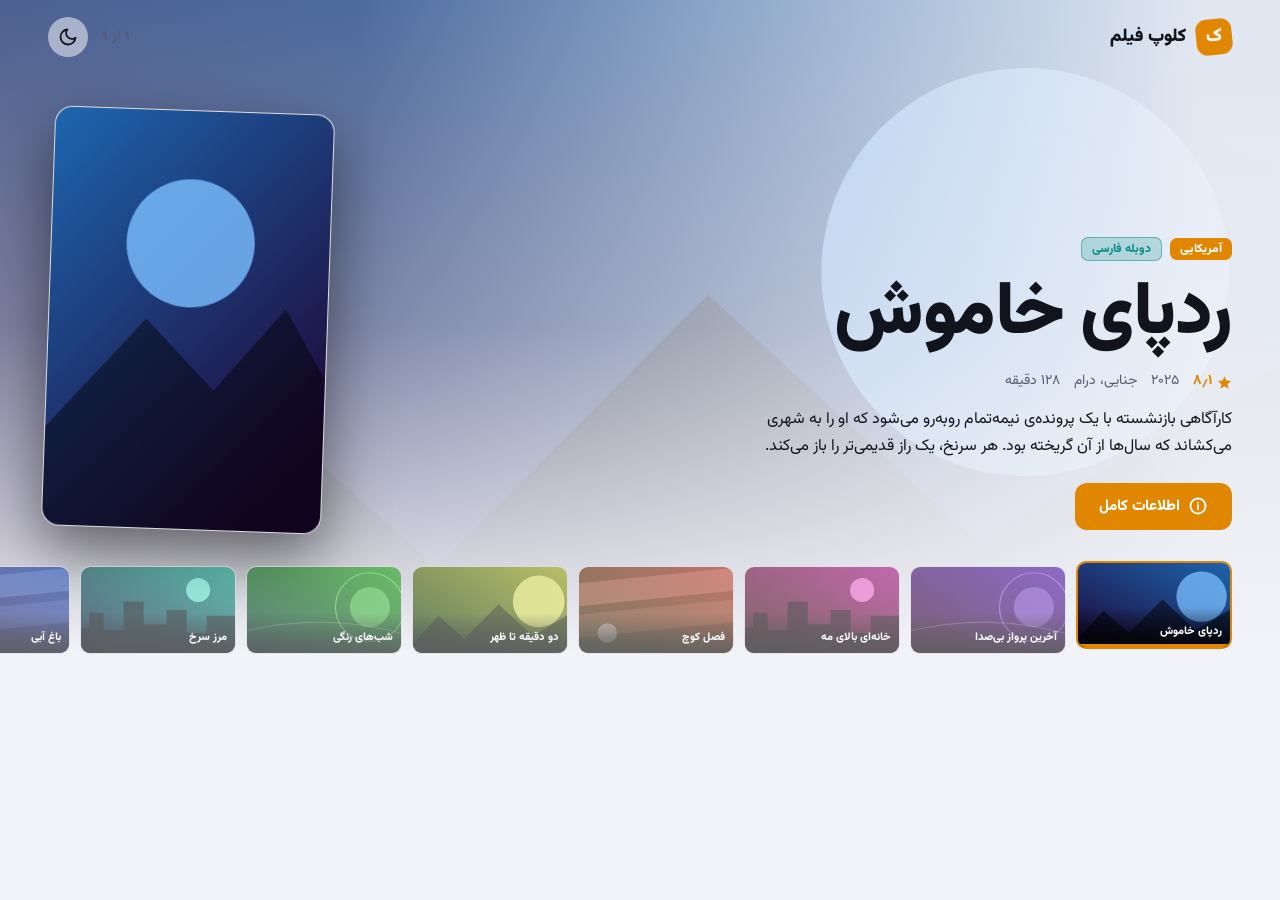
<file: WebSitePoster/index.html>
<!DOCTYPE html>
<html lang="fa" dir="rtl">
<head>
<meta charset="utf-8">
<meta name="viewport" content="width=device-width, initial-scale=1, viewport-fit=cover">
<title>فیلم‌های جدید | کلوپ فیلم</title>
<link rel="preconnect" href="https://fonts.googleapis.com">
<link rel="preconnect" href="https://fonts.gstatic.com" crossorigin>
<link href="https://fonts.googleapis.com/css2?family=Vazirmatn:wght@300;400;600;800;900&display=swap" rel="stylesheet">
<style>
:root{
  --bg:#f2f3f8;--surface:#ffffff;--text:#12141d;--muted:#555c73;--line:rgba(18,20,29,.14);
  --accent:#e08600;--accent-ink:#ffffff;--teal:#0b8f84;
  box-sizing:border-box;padding-top:env(safe-area-inset-top,0px);padding-bottom:env(safe-area-inset-bottom,0px);
}
@media (prefers-color-scheme:dark){
  :root:not([data-theme="light"]){--bg:#0a0c12;--surface:#171b28;--text:#f4f5f9;--muted:#a3aabf;--line:rgba(255,255,255,.14);--accent:#ffb020;--accent-ink:#1a1100;--teal:#3dd6c6}
}
:root[data-theme="dark"]{--bg:#0a0c12;--surface:#171b28;--text:#f4f5f9;--muted:#a3aabf;--line:rgba(255,255,255,.14);--accent:#ffb020;--accent-ink:#1a1100;--teal:#3dd6c6}
*{box-sizing:border-box}
html,body{height:100%}
html{-webkit-text-size-adjust:100%}
body{margin:0;background:var(--bg);color:var(--text);font-family:"Vazirmatn",Tahoma,"Segoe UI",sans-serif;line-height:1.7;overflow:hidden}
button{font:inherit;color:inherit;cursor:pointer;background:none;border:0;padding:0}
:focus-visible{outline:3px solid var(--accent);outline-offset:2px;border-radius:6px}
.pad{padding-inline:clamp(14px,4vw,48px)}

.hero{position:relative;height:100%;min-height:540px;display:flex;align-items:flex-end;overflow:hidden;isolation:isolate;touch-action:pan-y}
.bgs{position:absolute;inset:0;z-index:-2;background:var(--bg)}
.bg{position:absolute;inset:0;opacity:0;transition:opacity .9s ease}
.bg.on{opacity:1}
.bg svg{width:100%;height:100%;display:block}
.bg img{width:100%;height:100%;object-fit:cover;display:block;filter:blur(30px) saturate(1.25) brightness(.72);transform:scale(1.3)}
.hero::before{content:"";position:absolute;inset:0;z-index:-1;
  background:linear-gradient(to top,var(--bg) 4%,color-mix(in srgb,var(--bg) 45%,transparent) 52%,color-mix(in srgb,var(--bg) 22%,transparent)),
             linear-gradient(to left,color-mix(in srgb,var(--bg) 90%,transparent) 6%,transparent 72%)}

/* top bar */
.top{position:absolute;top:0;inset-inline:0;padding-top:calc(env(safe-area-inset-top,0px) + 10px);z-index:5}
.top .in{display:flex;align-items:center;gap:12px;height:54px}
.brand{display:flex;align-items:center;gap:10px;font-weight:900;font-size:18px;white-space:nowrap}
.logo{width:36px;height:36px;border-radius:11px;background:var(--accent);color:var(--accent-ink);display:grid;place-items:center;font-weight:900;transform:rotate(-6deg)}
.grow{flex:1}
.cnt{font-size:13px;font-weight:700;color:var(--muted);font-variant-numeric:tabular-nums}
.ib{width:40px;height:40px;border-radius:50%;display:grid;place-items:center;flex:none;background:color-mix(in srgb,var(--bg) 55%,transparent);backdrop-filter:blur(8px);transition:background .2s}
.ib:hover{background:color-mix(in srgb,var(--text) 18%,transparent)}
.ib svg,.nv svg,.btn svg{width:20px;height:20px;stroke:currentColor;fill:none;stroke-width:2.2;stroke-linecap:round;stroke-linejoin:round}

/* content */
.hin{width:100%;display:grid;grid-template-columns:1fr;gap:26px;padding-top:110px;padding-bottom:clamp(120px,19vh,150px);align-items:end}
@media(min-width:900px){.hin{grid-template-columns:minmax(0,1fr) 280px}}
.hc{max-width:660px}
.swap{animation:rise .55s ease both}
@keyframes rise{from{opacity:0;transform:translateY(14px)}}
.kick{display:flex;gap:8px;align-items:center;flex-wrap:wrap;margin-bottom:12px}
.pill{display:inline-flex;align-items:center;border-radius:7px;padding:1px 10px;font-size:12px;font-weight:800;background:var(--accent);color:var(--accent-ink)}
.pill.ani{background:transparent;color:var(--accent);border:1px solid var(--accent)}
.pill.teal{background:color-mix(in srgb,var(--teal) 22%,transparent);color:var(--teal);border:1px solid color-mix(in srgb,var(--teal) 50%,transparent)}
.pill.ghost{background:color-mix(in srgb,var(--text) 14%,transparent);color:var(--text);font-weight:600}
.ht{font-size:clamp(32px,7vw,74px);font-weight:900;line-height:1.15;margin:0 0 12px;letter-spacing:-.02em;text-wrap:balance}
.hm{display:flex;gap:14px;align-items:center;flex-wrap:wrap;font-size:14px;color:var(--muted);margin-bottom:12px}
.rate{display:inline-flex;gap:5px;align-items:center;color:var(--accent);font-weight:800}
.rate svg{width:15px;height:15px;fill:currentColor;stroke:none}
.hs{margin:0 0 22px;font-size:clamp(14px,1.7vw,16px);max-width:58ch;display:-webkit-box;-webkit-line-clamp:3;-webkit-box-orient:vertical;overflow:hidden}
.acts{display:flex;gap:10px;flex-wrap:wrap}
.btn{display:inline-flex;align-items:center;gap:8px;border-radius:12px;padding:11px 24px;font-weight:800;font-size:15px;transition:transform .15s,filter .2s}
.btn:active{transform:scale(.97)}
.btn.p{background:var(--accent);color:var(--accent-ink)}
.btn.p:hover{filter:brightness(1.08)}
.btn.s{background:color-mix(in srgb,var(--text) 16%,transparent);backdrop-filter:blur(8px)}
.btn.s:hover{background:color-mix(in srgb,var(--text) 26%,transparent)}
.hpost{display:none}
@media(min-width:900px){.hpost{display:block;cursor:pointer;border-radius:18px;overflow:hidden;box-shadow:0 24px 60px rgba(0,0,0,.5);transform:rotate(2deg);aspect-ratio:2/3;border:1px solid var(--line);position:relative;background:var(--surface)}}
.hpost svg,.hpost img{position:absolute;inset:0;width:100%;height:100%;object-fit:cover}

/* arrows */
.nv{position:absolute;top:50%;z-index:5;width:48px;height:48px;margin-top:-24px;border-radius:50%;display:none;place-items:center;background:color-mix(in srgb,var(--bg) 60%,transparent);backdrop-filter:blur(8px);opacity:0;transition:opacity .25s,background .2s}
.nv:hover{background:color-mix(in srgb,var(--text) 22%,transparent)}
.nv.prev{inset-inline-start:16px}.nv.next{inset-inline-end:16px}
@media(hover:hover) and (min-width:900px){.nv{display:grid}.hero:hover .nv{opacity:1}}

/* thumbs */
.strip{position:absolute;inset-inline:0;bottom:calc(22px + env(safe-area-inset-bottom,0px));z-index:4;display:flex;gap:10px;overflow-x:auto;scrollbar-width:none;padding-top:8px;padding-bottom:4px}
.strip::-webkit-scrollbar{display:none}
.th{position:relative;flex:0 0 auto;width:116px;height:66px;border-radius:10px;overflow:hidden;opacity:.62;transition:opacity .25s,transform .25s,border-color .25s;border:1px solid var(--line);background:var(--surface)}
@media(min-width:720px){.th{width:156px;height:88px}}
.th:hover{opacity:.95}
.th[aria-current="true"]{opacity:1;transform:translateY(-5px);border-color:var(--accent);border-width:2px}
.th svg,.th img{width:100%;height:100%;display:block;object-fit:cover}
.th span{position:absolute;inset:auto 0 0;padding:16px 8px 5px;font-size:11px;font-weight:800;color:#fff;background:linear-gradient(transparent,rgba(0,0,0,.82));white-space:nowrap;overflow:hidden;text-overflow:ellipsis;text-align:start}
.th i{position:absolute;inset-inline:0;bottom:0;height:3px;background:var(--accent);transform-origin:right;transform:scaleX(0)}
.th[aria-current="true"] i{animation:prog var(--d,6.5s) linear forwards}
.paused .th[aria-current="true"] i{animation-play-state:paused}
@keyframes prog{to{transform:scaleX(1)}}

.msg{position:fixed;inset:0;display:grid;place-items:center;text-align:center;color:var(--muted);padding:24px}
.msg b{display:block;color:var(--text);font-size:20px;margin-bottom:4px}

/* modal */
dialog{border:0;padding:0;max-width:820px;width:calc(100% - 20px);max-height:calc(100dvh - 28px);border-radius:22px;background:var(--surface);color:var(--text);box-shadow:0 40px 100px rgba(0,0,0,.65);overflow:auto}
dialog::backdrop{background:rgba(3,5,10,.74);backdrop-filter:blur(5px)}
dialog[open]{animation:pop .28s cubic-bezier(.2,.8,.2,1)}
@keyframes pop{from{opacity:0;transform:translateY(24px) scale(.97)}}
.mh{position:relative;height:clamp(170px,32vw,280px);overflow:hidden}
.mh svg,.mh img{width:100%;height:100%;display:block;object-fit:cover}
.mh img{filter:blur(26px) saturate(1.2) brightness(.7);transform:scale(1.3)}
.mh::after{content:"";position:absolute;inset:0;background:linear-gradient(to top,var(--surface),transparent 70%)}
.x{position:absolute;top:12px;inset-inline-end:12px;z-index:3;width:38px;height:38px;border-radius:50%;background:rgba(0,0,0,.6);color:#fff;display:grid;place-items:center}
.x svg{width:18px;height:18px;stroke:currentColor;fill:none;stroke-width:2.4;stroke-linecap:round}
.mb{padding:0 clamp(18px,4vw,34px) 28px;margin-top:-64px;position:relative;z-index:2}
.mb h2{margin:0 0 8px;font-size:clamp(26px,4.4vw,38px);font-weight:900;line-height:1.2}
.mcols{display:grid;gap:22px;grid-template-columns:1fr;margin-top:6px}
@media(min-width:680px){.mcols{grid-template-columns:1fr 230px}}
.mcols p{margin:0;font-size:15px;line-height:1.95}
dl{margin:0;display:grid;grid-template-columns:auto 1fr;gap:6px 14px;font-size:13.5px;align-content:start}
dt{color:var(--muted)}dd{margin:0;font-weight:600}
@media(prefers-reduced-motion:reduce){*,*::before,*::after{animation-duration:.001ms!important;transition-duration:.001ms!important}}
</style>
</head>
<body>
<div id="app"><div class="msg"><span>در حال بارگذاری...</span></div></div>
<dialog id="dlg" aria-label="جزئیات فیلم"></dialog>

<script>
/* ---------- تنظیمات ---------- */
const AUTO_MS = 6500;      // زمان نمایش هر فیلم (میلی‌ثانیه)
const ALLOW_DEMO = true;   // برای نسخه‌ی نهایی false بگذار تا بدون ?p= پیام «لینک نامعتبر» نشان دهد

/* ---------- داده‌ی نمونه (فقط وقتی ?p= در لینک نیست) ---------- */
const DEMO={title:"فیلم‌های جدید این هفته",date:"۹ مهر ۱۴۰۵",items:[
 {name:"ردپای خاموش",year:2025,genre:["جنایی","درام"],country:"us",rate:8.1,dur:"۱۲۸ دقیقه",cast:"سامان رادمنش، نگار فرخی",sum:"کارآگاهی بازنشسته با یک پرونده‌ی نیمه‌تمام روبه‌رو می‌شود که او را به شهری می‌کشاند که سال‌ها از آن گریخته بود. هر سرنخ، یک راز قدیمی‌تر را باز می‌کند."},
 {name:"آخرین پرواز بی‌صدا",year:2025,genre:["علمی‌تخیلی","ماجراجویی","درام"],country:"kr",rate:7.6,dur:"۱۴۲ دقیقه",cast:"کیان مهرجو، آوا صبوری",sum:"خدمه‌ی یک ایستگاه فضایی کوچک بعد از قطع ارتباط با زمین باید تصمیم بگیرند که بمانند یا برگردند. زمان کم است و اکسیژن کمتر."},
 {name:"خانه‌ای بالای مه",year:2024,genre:["ترسناک","معمایی"],country:"gb",rate:6.9,dur:"۹۶ دقیقه",cast:"مهسا کلانتری، رضا نوبخت",sum:"خانواده‌ای برای تعطیلات به کلبه‌ای دورافتاده در کوهستان می‌روند و شب اول متوجه می‌شوند تنها مهمان خانه نیستند."},
 {name:"فصل کوچ",year:2025,genre:"درام",country:"ir",rate:8.4,dur:"۱۱۵ دقیقه",cast:"هادی بهزادی، ترانه شمس",sum:"داستان یک خانواده‌ی عشایری در آخرین سال کوچ سنتی‌شان؛ جایی که نسل جدید باید میان ماندن و رفتن یکی را انتخاب کند."},
 {name:"دو دقیقه تا ظهر",year:2023,genre:["اکشن","هیجان‌انگیز"],country:"in",rate:7.2,dur:"۱۰۸ دقیقه",cast:"بهرام ایزدی، الهام کسرایی",sum:"یک مأمور امنیتی ساده در یک روز عادی تنها کسی است که می‌تواند جلوی نقشه‌ای حساب‌شده در قلب شهر را بگیرد."},
 {name:"شب‌های رنگی",year:2024,genre:["کمدی","موزیکال"],country:"it",rate:7.0,dur:"۱۰۲ دقیقه",cast:"فرهاد پاکزاد، سحر دانایی",sum:"سه دوست قدیمی برای نجات سینمای محله‌شان دست به کاری می‌زنند که هیچ‌کدام تصورش را هم نمی‌کردند."},
 {name:"مرز سرخ",year:2025,genre:["جنایی","اکشن"],country:"us",rate:7.8,dur:"۱۳۱ دقیقه",cast:"داریوش فلاحی، پرستو نجفی",sum:"قاچاقچی‌ای که می‌خواهد کنار بکشد، آخرین محموله را از مرزی می‌گذراند که هیچ‌کس تا حالا سالم برنگشته."},
 {name:"باغ آبی",year:2022,genre:["انیمیشن","خانوادگی"],country:"jp",type:"سینمایی",isAnimated:true,rate:8.0,dur:"۹۱ دقیقه",cast:"صداپیشگان گروه نوا",sum:"دختری کوچک در باغی پشت خانه‌ی مادربزرگ دری پیدا می‌کند که به دنیایی از رنگ‌های گمشده باز می‌شود."},
 {name:"ستاره‌های کوچک",year:2024,genre:["انیمه","ماجراجویی"],country:"jp",type:"سریال",isAnime:true,rate:8.2,dur:"۲۴ قسمت",cast:"صداپیشگان استودیو هوشی",sum:"گروهی از نوجوانان در شهری شناور بالای ابرها برای پیدا کردن آخرین ستاره‌ی خاموش‌شده سفر می‌کنند."}
]};

/* ---------- کشور سازنده ----------
   فقط کشورهای این لیست نمایش داده می‌شوند. هر کشوری که اینجا نباشد (مثل انگلیس یا ایتالیا) نمایش داده نمی‌شود.
   برای اضافه‌کردن کشور جدید یک خط بنویس:  کد: ["عنوان فارسی", "نام‌های دیگر (حروف کوچک)"...]  */
const COUNTRIES={
  us:["آمریکایی","usa","united states","آمریکا"],
  in:["هندی","india","هند"],
  ir:["ایرانی","iran","ایران"],
  kr:["کره‌ای","korea","south korea","کره","کره جنوبی"],
  jp:["ژاپنی","japan","ژاپن"],
  tr:["ترکیه‌ای","turkey","turkiye","ترکیه","ترکی"],
  cn:["چینی","china","چین"]
};
const COUNTRY_LOOKUP={};
Object.entries(COUNTRIES).forEach(([k,v])=>{COUNTRY_LOOKUP[k]=v[0];v.forEach(n=>COUNTRY_LOOKUP[n.toLowerCase()]=v[0])});
const countryLabel=c=>has(c)?(COUNTRY_LOOKUP[String(c).trim().toLowerCase()]||''):'';

/* ---------- ابزارها ---------- */
const $=s=>document.querySelector(s), $$=s=>[...document.querySelectorAll(s)];
const fa=n=>String(n).replace(/\d/g,d=>"۰۱۲۳۴۵۶۷۸۹"[d]);
const fr=r=>fa(Number(r).toFixed(1)).replace('.','٫');
const esc=s=>String(s??"").replace(/[&<>"']/g,c=>({"&":"&amp;","<":"&lt;",">":"&gt;",'"':"&quot;","'":"&#39;"}[c]));
const has=v=>v!==undefined&&v!==null&&String(v).trim()!=="";
const STAR='<svg viewBox="0 0 24 24"><path d="M12 2l3 6.9 7.5.7-5.7 5 1.7 7.4L12 18l-6.5 4 1.7-7.4-5.7-5 7.5-.7z"/></svg>';
const ICON={
  info:'<svg viewBox="0 0 24 24"><circle cx="12" cy="12" r="9"/><path d="M12 11v5M12 8v.01"/></svg>',
  l:'<svg viewBox="0 0 24 24"><path d="M15 6l-6 6 6 6"/></svg>',
  r:'<svg viewBox="0 0 24 24"><path d="M9 6l6 6-6 6"/></svg>',
  moon:'<svg viewBox="0 0 24 24"><path d="M21 12.8A9 9 0 1111.2 3a7 7 0 009.8 9.8z"/></svg>',
  x:'<svg viewBox="0 0 24 24"><path d="M6 6l12 12M18 6L6 18"/></svg>'
};

/* پوستر ساختگی (فقط وقتی فیلم poster ندارد) */
let uid=0;
function art(m,wide){
  const a=m.h[0],b=m.h[1],id='g'+(uid++),c1=`hsl(${a} 72% 40%)`,c2=`hsl(${b} 78% 12%)`,c3=`hsl(${a} 92% 72%)`;
  if(wide){
    const mo=[
     `<circle cx="470" cy="120" r="90" fill="${c3}" opacity=".8"/><path d="M0 300 L120 170 L210 250 L330 130 L450 240 L600 150 V300Z" fill="#000" opacity=".5"/>`,
     `<circle cx="460" cy="140" r="120" fill="none" stroke="${c3}" stroke-width="4" opacity=".7"/><circle cx="460" cy="140" r="70" fill="${c3}" opacity=".5"/><path d="M0 230 Q300 150 600 240" stroke="#fff" stroke-width="2" fill="none" opacity=".5"/>`,
     `<path d="M0 300 V210 H60 V160 H110 V220 H180 V120 H250 V200 H330 V150 H400 V230 H470 V170 H600 V300Z" fill="#000" opacity=".55"/><circle cx="440" cy="80" r="42" fill="${c3}" opacity=".9"/>`,
     `<path d="M0 60 L600 0 V80 L0 140Z" fill="${c3}" opacity=".35"/><path d="M0 170 L600 110 V190 L0 250Z" fill="${c3}" opacity=".2"/><circle cx="130" cy="230" r="34" fill="#fff" opacity=".45"/>`][m.m];
    return `<svg viewBox="0 0 600 300" preserveAspectRatio="xMidYMid slice" aria-hidden="true"><defs><linearGradient id="${id}" x1="1" y1="0" x2="0" y2="1"><stop offset="0" stop-color="${c1}"/><stop offset="1" stop-color="${c2}"/></linearGradient></defs><rect width="600" height="300" fill="url(#${id})"/>${mo}</svg>`;
  }
  const mo=[
   `<circle cx="100" cy="95" r="46" fill="${c3}" opacity=".85"/><path d="M0 230 L70 150 L120 200 L170 140 L200 190 V300 H0Z" fill="#000" opacity=".45"/>`,
   `<circle cx="100" cy="110" r="60" fill="none" stroke="${c3}" stroke-width="3" opacity=".8"/><circle cx="100" cy="110" r="38" fill="${c3}" opacity=".5"/><path d="M-10 200 Q100 150 210 200" stroke="#fff" stroke-width="2" fill="none" opacity=".6"/>`,
   `<path d="M0 300 V190 H40 V150 H70 V210 H110 V120 H150 V180 H200 V300Z" fill="#000" opacity=".5"/><circle cx="150" cy="70" r="26" fill="${c3}" opacity=".9"/>`,
   `<path d="M-20 60 L220 20 L220 80 L-20 120Z" fill="${c3}" opacity=".35"/><path d="M-20 140 L220 100 L220 160 L-20 200Z" fill="${c3}" opacity=".2"/><circle cx="60" cy="210" r="20" fill="#fff" opacity=".5"/>`][m.m];
  return `<svg viewBox="0 0 200 300" preserveAspectRatio="xMidYMid slice" aria-hidden="true"><defs><linearGradient id="${id}" x1="0" y1="0" x2=".7" y2="1"><stop offset="0" stop-color="${c1}"/><stop offset="1" stop-color="${c2}"/></linearGradient></defs><rect width="200" height="300" fill="url(#${id})"/>${mo}</svg>`;
}
const posterEl=m=>m.poster?`<img src="${esc(m.poster)}" alt="" decoding="async">`:art(m,false);
const backEl=m=>m.poster?`<img src="${esc(m.poster)}" alt="" decoding="async">`:art(m,true);

/* ---------- وضعیت ---------- */
let ITEMS=[],TITLE="",DATE="",cur=0,timer=null,reduce=matchMedia('(prefers-reduced-motion: reduce)').matches;

const durLabel=d=>!has(d)?'':(/^\d+$/.test(String(d).trim())?fa(String(d).trim())+' دقیقه':String(d));
function metaLine(m){
  return `${has(m.rate)?`<span class="rate">${STAR}${fr(m.rate)}</span>`:''}${has(m.year)?`<span>${fa(m.year)}</span>`:''}${m.genres.length?`<span>${m.genres.map(esc).join('، ')}</span>`:''}${has(m.dur)?`<span>${esc(durLabel(m.dur))}</span>`:''}`;
}
function animLabel(m){
  const kind=m.isAnime?'انیمه':(m.isAnimated?'انیمیشن':'');
  return kind?`${kind} ${has(m.type)?esc(m.type):''}`.trim():'';
}
function pills(m){
  const c=countryLabel(m.country),an=animLabel(m);
  return `${an?`<span class="pill ani">${an}</span>`:''}${c?`<span class="pill">${c}</span>`:''}<span class="pill teal">دوبله فارسی</span>`;
}
function content(m){
  return `<div class="kick">${pills(m)}</div>
  <h1 class="ht">${esc(m.name)}</h1>
  <div class="hm">${metaLine(m)}</div>
  ${has(m.sum)?`<p class="hs">${esc(m.sum)}</p>`:''}
  <div class="acts"><button class="btn p" data-open>${ICON.info}اطلاعات کامل</button></div>`;
}

function build(){
  const many=ITEMS.length>1;
  $('#app').innerHTML=`<section class="hero" id="hero" aria-roledescription="carousel" aria-label="فیلم‌های جدید">
    <div class="bgs">${ITEMS.map((m,i)=>`<div class="bg${i===0?' on':''}" data-b="${i}">${backEl(m)}</div>`).join('')}</div>
    <div class="top"><div class="pad in"><div class="brand"><div class="logo">ک</div><span>کلوپ فیلم</span></div><span class="grow"></span>
      <span class="cnt" id="cnt"></span>
      <button class="ib" id="theme" aria-label="تغییر حالت روشن و تاریک">${ICON.moon}</button></div></div>
    ${many?`<button class="nv prev" id="prev" aria-label="فیلم قبلی">${ICON.r}</button><button class="nv next" id="next" aria-label="فیلم بعدی">${ICON.l}</button>`:''}
    <div class="pad hin"><div class="hc swap" id="hc"></div><div class="hpost swap" id="hp" data-open></div></div>
    ${many?`<div class="pad strip" id="strip" role="tablist" aria-label="انتخاب فیلم">${ITEMS.map((m,i)=>`<button class="th" role="tab" data-t="${i}" aria-label="${esc(m.name)}">${m.poster?`<img src="${esc(m.poster)}" alt="" loading="lazy">`:art(m,true)}<span>${esc(m.name)}</span><i></i></button>`).join('')}</div>`:''}
  </section>`;
  $('#hero').style.setProperty('--d',AUTO_MS+'ms');
  $$('.th').forEach(t=>t.style.setProperty('--d',AUTO_MS+'ms'));
  show(0,true);
  bind();
}

function show(i,first){
  cur=(i+ITEMS.length)%ITEMS.length;
  const m=ITEMS[cur];
  $$('.bg').forEach(b=>b.classList.toggle('on',+b.dataset.b===cur));
  const hc=$('#hc'),hp=$('#hp');
  hc.innerHTML=content(m);hp.innerHTML=posterEl(m);
  [hc,hp].forEach(e=>{e.classList.remove('swap');void e.offsetWidth;e.classList.add('swap')});
  $('#cnt').textContent=`${fa(cur+1)} از ${fa(ITEMS.length)}`;
  $$('.th').forEach((t,j)=>{t.removeAttribute('aria-current');t.setAttribute('aria-selected',j===cur);if(j===cur)t.setAttribute('aria-current','true')});
  const act=$('.th[aria-current="true"]');
  if(act){const bar=act.querySelector('i');bar.style.animation='none';void bar.offsetWidth;bar.style.animation='';
    if(!first)act.scrollIntoView({inline:'center',block:'nearest',behavior:reduce?'auto':'smooth'})}
  start();
}
function start(){stop();if(reduce||ITEMS.length<2||document.hidden)return;timer=setTimeout(()=>show(cur+1),AUTO_MS)}
function stop(){clearTimeout(timer)}

function bind(){
  const hero=$('#hero');
  hero.addEventListener('click',e=>{
    const t=e.target.closest('[data-t]');if(t)return show(+t.dataset.t);
    if(e.target.closest('[data-open]'))return openM(cur);
    if(e.target.closest('#prev'))return show(cur-1);
    if(e.target.closest('#next'))return show(cur+1);
  });
  $('#theme').onclick=()=>{const r=document.documentElement,c=r.dataset.theme||(matchMedia('(prefers-color-scheme: dark)').matches?'dark':'light');r.dataset.theme=c==='dark'?'light':'dark'};
  /* توقف خودکار هنگام هاور/فوکوس */
  hero.addEventListener('mouseenter',()=>{hero.classList.add('paused');stop()});
  hero.addEventListener('mouseleave',()=>{hero.classList.remove('paused');start()});
  /* سوایپ در موبایل */
  let sx=null,sy=0;
  hero.addEventListener('touchstart',e=>{sx=e.touches[0].clientX;sy=e.touches[0].clientY;stop()},{passive:true});
  hero.addEventListener('touchend',e=>{
    if(sx!==null){const dx=e.changedTouches[0].clientX-sx,dy=e.changedTouches[0].clientY-sy;
      if(Math.abs(dx)>50&&Math.abs(dx)>Math.abs(dy)*1.4){show(dx>0?cur+1:cur-1);sx=null;return}}
    sx=null;start()},{passive:true});
}
document.addEventListener('visibilitychange',()=>document.hidden?stop():start());
addEventListener('keydown',e=>{if(dlg.open||!ITEMS.length)return;
  if(e.key==='ArrowLeft')show(cur+1);else if(e.key==='ArrowRight')show(cur-1)});

/* ---------- جزئیات ---------- */
const dlg=$('#dlg');
function openM(i){
  const m=ITEMS[i];stop();
  const rows=[['نوع',animLabel(m)],['ژانر',m.genres.join('، ')],['کشور سازنده',countryLabel(m.country)],['بازیگران',m.cast],['سال',has(m.year)?fa(m.year):''],['مدت',durLabel(m.dur)]].filter(r=>has(r[1]));
  dlg.innerHTML=`<div class="mh">${backEl(m)}<button class="x" id="cx" aria-label="بستن">${ICON.x}</button></div>
  <div class="mb"><div class="kick">${pills(m)}</div><h2>${esc(m.name)}</h2><div class="hm">${metaLine(m)}</div>
  <div class="mcols">${has(m.sum)?`<p>${esc(m.sum)}</p>`:'<span></span>'}<dl>${rows.map(r=>`<dt>${r[0]}</dt><dd>${esc(r[1])}</dd>`).join('')}</dl></div>
  </div>`;
  dlg.showModal();$('#cx').onclick=()=>dlg.close();
}
dlg.addEventListener('click',e=>{if(e.target===dlg)dlg.close()});
dlg.addEventListener('close',start);

/* ---------- بارگذاری ---------- */
function msg(b,t){$('#app').innerHTML=`<div class="msg"><div><b>${b}</b>${t||''}</div></div>`}
function init(data,base){
  TITLE=data.title||'';DATE=data.date||'';
  if(TITLE)document.title=TITLE+' | کلوپ فیلم';
  ITEMS=(data.items||[]).map((m,i)=>({...m,i,genres:[].concat(m.genre??[]).flatMap(g=>String(g).split(/[,،|]/)).map(g=>g.trim()).filter(Boolean),h:[(i*53+210)%360,(i*53+270)%360],m:i%4,poster:m.poster?base+encodeURI(m.poster):''}));
  if(!ITEMS.length)return msg('فیلمی برای نمایش نیست');
  build();
}
(function(){
  const p=new URLSearchParams(location.search).get('p');
  if(p&&/^[A-Za-z0-9_-]+$/.test(p)){
    fetch(p+'/data.json',{cache:'no-cache'}).then(r=>{if(!r.ok)throw 0;return r.json()}).then(d=>init(d,p+'/')).catch(()=>msg('این پست پیدا نشد','لینک را بررسی کنید.'));
  }else if(ALLOW_DEMO){init(DEMO,'')}
  else msg('لینک نامعتبر است','آدرس کامل پست را باز کنید.');
})();
</script>
</body>
</html>
</file>
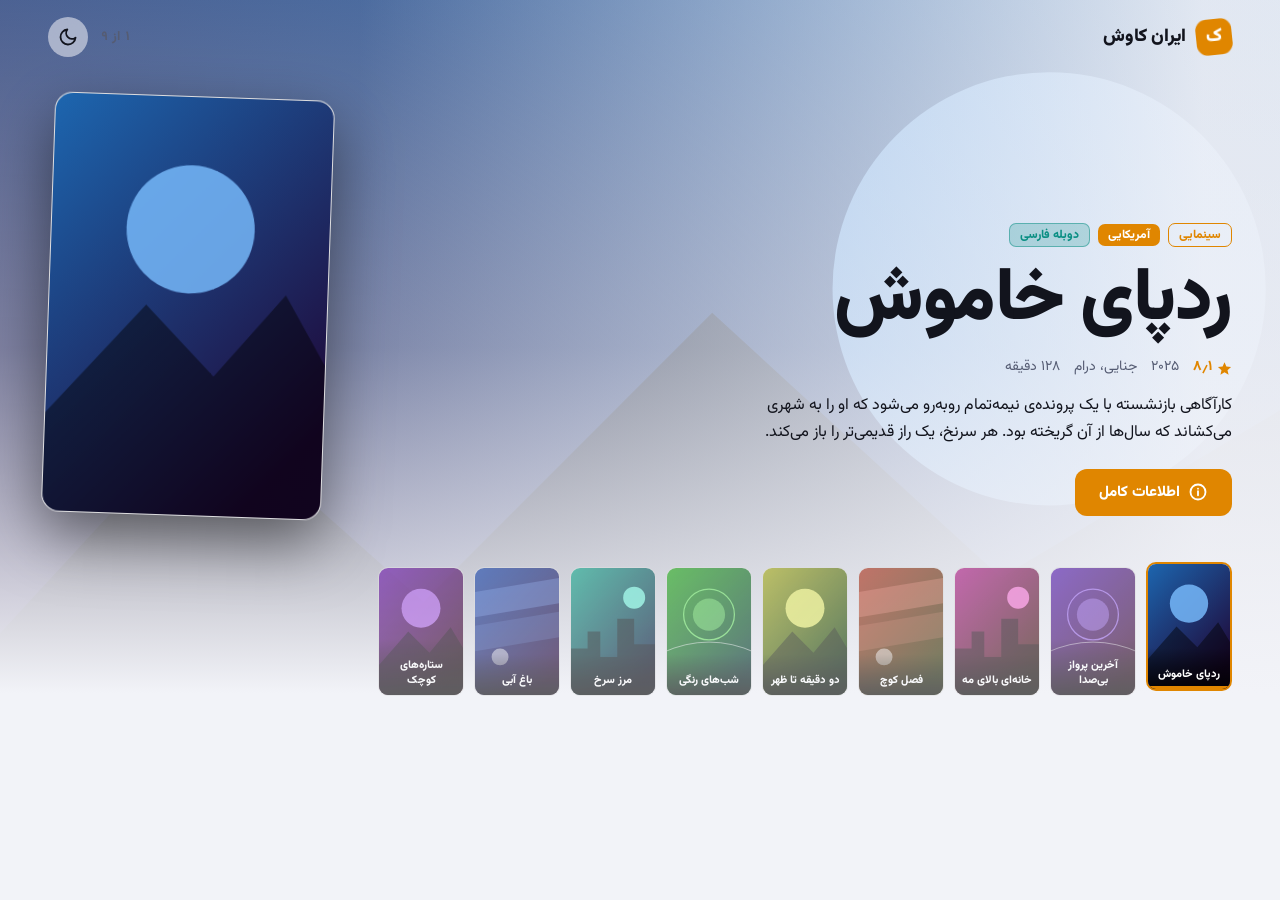
<file: WebSitePoster/index2.html>
<!DOCTYPE html>
<html lang="fa" dir="rtl">
<head>
<meta charset="utf-8">
<meta name="viewport" content="width=device-width, initial-scale=1, viewport-fit=cover">
<title>کلوپ ایران کاوش</title>
<link rel="preconnect" href="https://fonts.googleapis.com">
<link rel="preconnect" href="https://fonts.gstatic.com" crossorigin>
<link href="https://fonts.googleapis.com/css2?family=Vazirmatn:wght@300;400;600;800;900&display=swap" rel="stylesheet">
<style>
:root{
  --bg:#f2f3f8;--surface:#ffffff;--text:#12141d;--muted:#555c73;--line:rgba(18,20,29,.14);
  --accent:#e08600;--accent-ink:#ffffff;--teal:#0b8f84;
  box-sizing:border-box;padding-top:env(safe-area-inset-top,0px);padding-bottom:env(safe-area-inset-bottom,0px);
}
@media (prefers-color-scheme:dark){
  :root:not([data-theme="light"]){--bg:#0a0c12;--surface:#171b28;--text:#f4f5f9;--muted:#a3aabf;--line:rgba(255,255,255,.14);--accent:#ffb020;--accent-ink:#1a1100;--teal:#3dd6c6}
}
:root[data-theme="dark"]{--bg:#0a0c12;--surface:#171b28;--text:#f4f5f9;--muted:#a3aabf;--line:rgba(255,255,255,.14);--accent:#ffb020;--accent-ink:#1a1100;--teal:#3dd6c6}
*{box-sizing:border-box}
html,body{height:100%}
html{-webkit-text-size-adjust:100%}
body{margin:0;background:var(--bg);color:var(--text);font-family:"Vazirmatn",Tahoma,"Segoe UI",sans-serif;line-height:1.7;overflow-x:hidden}
button{font:inherit;color:inherit;cursor:pointer;background:none;border:0;padding:0}
:focus-visible{outline:3px solid var(--accent);outline-offset:2px;border-radius:6px}
.pad{padding-inline:clamp(14px,4vw,48px)}

.hero{position:relative;height:100%;min-height:540px;display:flex;align-items:flex-end;overflow:hidden;isolation:isolate;touch-action:pan-y}
.bgs{position:absolute;inset:0;z-index:-2;background:var(--bg)}
.bg{position:absolute;inset:0;opacity:0;transition:opacity .9s ease}
.bg.on{opacity:1}
.bg svg{width:100%;height:100%;display:block}
.bg img{width:100%;height:100%;object-fit:cover;display:block;filter:blur(30px) saturate(1.25) brightness(.72);transform:scale(1.3)}
.hero::before{content:"";position:absolute;inset:0;z-index:-1;
  background:linear-gradient(to top,var(--bg) 4%,color-mix(in srgb,var(--bg) 45%,transparent) 52%,color-mix(in srgb,var(--bg) 22%,transparent)),
             linear-gradient(to left,color-mix(in srgb,var(--bg) 90%,transparent) 6%,transparent 72%)}

/* top bar */
.top{position:absolute;top:0;inset-inline:0;padding-top:calc(env(safe-area-inset-top,0px) + 10px);z-index:5}
.top .in{display:flex;align-items:center;gap:12px;height:54px}
.brand{display:flex;align-items:center;gap:10px;font-weight:900;font-size:18px;white-space:nowrap}
.logo{width:36px;height:36px;border-radius:11px;background:var(--accent);color:var(--accent-ink);display:grid;place-items:center;font-weight:900;transform:rotate(-6deg)}
.grow{flex:1}
.cnt{font-size:13px;font-weight:700;color:var(--muted);font-variant-numeric:tabular-nums}
.ib{width:40px;height:40px;border-radius:50%;display:grid;place-items:center;flex:none;background:color-mix(in srgb,var(--bg) 55%,transparent);backdrop-filter:blur(8px);transition:background .2s}
.ib:hover{background:color-mix(in srgb,var(--text) 18%,transparent)}
.ib svg,.nv svg,.btn svg{width:20px;height:20px;stroke:currentColor;fill:none;stroke-width:2.2;stroke-linecap:round;stroke-linejoin:round}

/* content */
.hin{width:100%;display:grid;grid-template-columns:minmax(0,1fr) clamp(104px,29vw,150px);gap:14px;padding-top:96px;padding-bottom:168px;align-items:end}
@media(min-width:720px){.hin{padding-bottom:206px;gap:22px}}
@media(min-width:900px){.hin{grid-template-columns:minmax(0,1fr) 280px;gap:26px}}
.hc{max-width:660px}
.swap{animation:rise .55s ease both}
@keyframes rise{from{opacity:0;transform:translateY(14px)}}
.kick{display:flex;gap:8px;align-items:center;flex-wrap:wrap;margin-bottom:12px}
.pill{display:inline-flex;align-items:center;border-radius:7px;padding:1px 10px;font-size:12px;font-weight:800;background:var(--accent);color:var(--accent-ink)}
.pill.ani{background:transparent;color:var(--accent);border:1px solid var(--accent)}
.pill.teal{background:color-mix(in srgb,var(--teal) 22%,transparent);color:var(--teal);border:1px solid color-mix(in srgb,var(--teal) 50%,transparent)}
.pill.ghost{background:color-mix(in srgb,var(--text) 14%,transparent);color:var(--text);font-weight:600}
.ht{font-size:clamp(25px,7vw,74px);font-weight:900;line-height:1.15;margin:0 0 12px;letter-spacing:-.02em;text-wrap:balance}
.hm{display:flex;gap:14px;align-items:center;flex-wrap:wrap;font-size:14px;color:var(--muted);margin-bottom:12px}
.rate{display:inline-flex;gap:5px;align-items:center;color:var(--accent);font-weight:800}
.rate svg{width:15px;height:15px;fill:currentColor;stroke:none}
.hs{margin:0 0 22px;font-size:clamp(14px,1.7vw,16px);max-width:58ch;display:-webkit-box;-webkit-line-clamp:4;-webkit-box-orient:vertical;overflow:hidden}
@media(min-width:720px){.hs{-webkit-line-clamp:3}}
.acts{display:flex;gap:10px;flex-wrap:wrap}
.btn{display:inline-flex;align-items:center;gap:8px;border-radius:12px;padding:11px 24px;font-weight:800;font-size:15px;transition:transform .15s,filter .2s}
.btn:active{transform:scale(.97)}
.btn.p{background:var(--accent);color:var(--accent-ink)}
.btn.p:hover{filter:brightness(1.08)}
.btn.s{background:color-mix(in srgb,var(--text) 16%,transparent);backdrop-filter:blur(8px)}
.btn.s:hover{background:color-mix(in srgb,var(--text) 26%,transparent)}
.hpost{display:block;cursor:pointer;border-radius:12px;overflow:hidden;box-shadow:0 20px 50px rgba(0,0,0,.5);transform:rotate(2deg);aspect-ratio:2/3;border:1px solid var(--line);position:relative;background:var(--surface)}
@media(min-width:900px){.hpost{border-radius:18px;box-shadow:0 24px 60px rgba(0,0,0,.5)}}
.hpost svg,.hpost img{position:absolute;inset:0;width:100%;height:100%;object-fit:cover}

/* arrows */
.nv{position:absolute;top:50%;z-index:5;width:48px;height:48px;margin-top:-24px;border-radius:50%;display:none;place-items:center;background:color-mix(in srgb,var(--bg) 60%,transparent);backdrop-filter:blur(8px);opacity:0;transition:opacity .25s,background .2s}
.nv:hover{background:color-mix(in srgb,var(--text) 22%,transparent)}
.nv.prev{inset-inline-start:16px}.nv.next{inset-inline-end:16px}
@media(hover:hover) and (min-width:900px){.nv{display:grid}.hero:hover .nv{opacity:1}}

/* thumbs */
.strip{position:absolute;inset-inline:0;bottom:calc(22px + env(safe-area-inset-bottom,0px));z-index:4;display:flex;align-items:flex-end;gap:10px;overflow-x:auto;scrollbar-width:none;padding-top:8px;padding-bottom:4px}
.strip::-webkit-scrollbar{display:none}
.th{position:relative;flex:0 0 auto;width:66px;height:99px;border-radius:10px;overflow:hidden;opacity:.62;transition:opacity .25s,transform .25s,border-color .25s;border:1px solid var(--line);background:var(--surface)}
@media(min-width:720px){.th{width:86px;height:129px}}
.th:hover{opacity:.95}
.th[aria-current="true"]{opacity:1;transform:translateY(-5px);border-color:var(--accent);border-width:2px}
.th svg,.th img{width:100%;height:100%;display:block;object-fit:cover}
.th span{position:absolute;inset:auto 0 0;padding:18px 5px 5px;font-size:10px;line-height:1.35;font-weight:800;color:#fff;background:linear-gradient(transparent,rgba(0,0,0,.85));display:-webkit-box;-webkit-line-clamp:2;-webkit-box-orient:vertical;overflow:hidden;text-align:center}
@media(min-width:720px){.th span{font-size:11px;padding:20px 6px 6px}}
.th i{position:absolute;inset-inline:0;bottom:0;height:3px;background:var(--accent);transform-origin:right;transform:scaleX(0)}
.th[aria-current="true"] i{animation:prog var(--d,6.5s) linear forwards}
@keyframes prog{to{transform:scaleX(1)}}

.msg{position:fixed;inset:0;display:grid;place-items:center;text-align:center;color:var(--muted);padding:24px}
.msg b{display:block;color:var(--text);font-size:20px;margin-bottom:4px}

/* modal */
dialog{border:0;padding:0;max-width:820px;width:calc(100% - 20px);max-height:calc(100dvh - 28px);border-radius:22px;background:var(--surface);color:var(--text);box-shadow:0 40px 100px rgba(0,0,0,.65);overflow:auto}
dialog::backdrop{background:rgba(3,5,10,.74);backdrop-filter:blur(5px)}
dialog[open]{animation:pop .28s cubic-bezier(.2,.8,.2,1)}
@keyframes pop{from{opacity:0;transform:translateY(24px) scale(.97)}}
.mh{position:relative;height:clamp(140px,26vw,210px);overflow:hidden}
.mh svg,.mh img{width:100%;height:100%;display:block;object-fit:cover}
.mh img{filter:blur(26px) saturate(1.2) brightness(.7);transform:scale(1.3)}
.mh::after{content:"";position:absolute;inset:0;background:linear-gradient(to top,var(--surface),transparent 70%)}
.x{position:absolute;top:12px;inset-inline-end:12px;z-index:3;width:38px;height:38px;border-radius:50%;background:rgba(0,0,0,.6);color:#fff;display:grid;place-items:center}
.x svg{width:18px;height:18px;stroke:currentColor;fill:none;stroke-width:2.4;stroke-linecap:round}
.mb{padding:0 clamp(18px,4vw,34px) 28px;margin-top:-86px;position:relative;z-index:2}
.mrow{display:grid;grid-template-columns:minmax(0,1fr) clamp(104px,26vw,170px);gap:16px;align-items:end}
.mp{position:relative;aspect-ratio:2/3;border-radius:12px;overflow:hidden;box-shadow:0 18px 40px rgba(0,0,0,.5);border:1px solid var(--line);background:var(--surface)}
.mp img,.mp svg{position:absolute;inset:0;width:100%;height:100%;object-fit:cover}
.mb h2{margin:0 0 8px;font-size:clamp(22px,4.4vw,38px);font-weight:900;line-height:1.2}
.mcols{display:grid;gap:22px;grid-template-columns:1fr;margin-top:18px}
@media(min-width:680px){.mcols{grid-template-columns:1fr 230px}}
.mcols p{margin:0;font-size:15px;line-height:1.95}
dl{margin:0;display:grid;grid-template-columns:auto 1fr;gap:6px 14px;font-size:13.5px;align-content:start}
dt{color:var(--muted)}dd{margin:0;font-weight:600}
@media(prefers-reduced-motion:reduce){*,*::before,*::after{animation-duration:.001ms!important;transition-duration:.001ms!important}.th i{display:none}}
</style>
</head>
<body>
<div id="app"><div class="msg"><span>در حال بارگذاری...</span></div></div>
<dialog id="dlg" aria-label="جزئیات فیلم"></dialog>

<script>
/* ---------- تنظیمات ---------- */
const AUTO_MS = 6500;      // زمان نمایش هر فیلم (میلی‌ثانیه)
const ALLOW_DEMO = true;   // برای نسخه‌ی نهایی false بگذار تا بدون ?p= پیام «لینک نامعتبر» نشان دهد

/* ---------- داده‌ی نمونه (فقط وقتی ?p= در لینک نیست) ---------- */
const DEMO={title:"فیلم‌های جدید این هفته",date:"۹ مهر ۱۴۰۵",items:[
 {name:"ردپای خاموش",year:2025,genre:["جنایی","درام"],country:"us",type:"سینمایی",rate:8.1,dur:"۱۲۸ دقیقه",cast:"سامان رادمنش، نگار فرخی",sum:"کارآگاهی بازنشسته با یک پرونده‌ی نیمه‌تمام روبه‌رو می‌شود که او را به شهری می‌کشاند که سال‌ها از آن گریخته بود. هر سرنخ، یک راز قدیمی‌تر را باز می‌کند."},
 {name:"آخرین پرواز بی‌صدا",year:2025,genre:["علمی‌تخیلی","ماجراجویی","درام"],country:"kr",type:"سینمایی",rate:7.6,dur:"۱۴۲ دقیقه",cast:"کیان مهرجو، آوا صبوری",sum:"خدمه‌ی یک ایستگاه فضایی کوچک بعد از قطع ارتباط با زمین باید تصمیم بگیرند که بمانند یا برگردند. زمان کم است و اکسیژن کمتر."},
 {name:"خانه‌ای بالای مه",year:2024,genre:["ترسناک","معمایی"],country:"gb",type:"سینمایی",rate:6.9,dur:"۹۶ دقیقه",cast:"مهسا کلانتری، رضا نوبخت",sum:"خانواده‌ای برای تعطیلات به کلبه‌ای دورافتاده در کوهستان می‌روند و شب اول متوجه می‌شوند تنها مهمان خانه نیستند."},
 {name:"فصل کوچ",year:2025,genre:"درام",country:"ir",type:"سریال",rate:8.4,dur:"۱۱۵ دقیقه",cast:"هادی بهزادی، ترانه شمس",sum:"داستان یک خانواده‌ی عشایری در آخرین سال کوچ سنتی‌شان؛ جایی که نسل جدید باید میان ماندن و رفتن یکی را انتخاب کند."},
 {name:"دو دقیقه تا ظهر",year:2023,genre:["اکشن","هیجان‌انگیز"],country:"in",type:"سینمایی",rate:7.2,dur:"۱۰۸ دقیقه",cast:"بهرام ایزدی، الهام کسرایی",sum:"یک مأمور امنیتی ساده در یک روز عادی تنها کسی است که می‌تواند جلوی نقشه‌ای حساب‌شده در قلب شهر را بگیرد."},
 {name:"شب‌های رنگی",year:2024,genre:["کمدی","موزیکال"],country:"it",type:"سینمایی",rate:7.0,dur:"۱۰۲ دقیقه",cast:"فرهاد پاکزاد، سحر دانایی",sum:"سه دوست قدیمی برای نجات سینمای محله‌شان دست به کاری می‌زنند که هیچ‌کدام تصورش را هم نمی‌کردند."},
 {name:"مرز سرخ",year:2025,genre:["جنایی","اکشن"],country:"us",type:"سینمایی",rate:7.8,dur:"۱۳۱ دقیقه",cast:"داریوش فلاحی، پرستو نجفی",sum:"قاچاقچی‌ای که می‌خواهد کنار بکشد، آخرین محموله را از مرزی می‌گذراند که هیچ‌کس تا حالا سالم برنگشته."},
 {name:"باغ آبی",year:2022,genre:["انیمیشن","خانوادگی"],country:"jp",type:"سینمایی",isAnimated:true,rate:8.0,dur:"۹۱ دقیقه",cast:"صداپیشگان گروه نوا",sum:"دختری کوچک در باغی پشت خانه‌ی مادربزرگ دری پیدا می‌کند که به دنیایی از رنگ‌های گمشده باز می‌شود."},
 {name:"ستاره‌های کوچک",year:2024,genre:["انیمه","ماجراجویی"],country:"jp",type:"سریال",isAnime:true,rate:8.2,dur:"۲۴ قسمت",cast:"صداپیشگان استودیو هوشی",sum:"گروهی از نوجوانان در شهری شناور بالای ابرها برای پیدا کردن آخرین ستاره‌ی خاموش‌شده سفر می‌کنند."}
]};

/* ---------- کشور سازنده ----------
   فقط کشورهای این لیست نمایش داده می‌شوند. هر کشوری که اینجا نباشد (مثل انگلیس یا ایتالیا) نمایش داده نمی‌شود.
   برای اضافه‌کردن کشور جدید یک خط بنویس:  کد: ["عنوان فارسی", "نام‌های دیگر (حروف کوچک)"...]  */
const COUNTRIES={
  us:["آمریکایی","usa","united states","آمریکا"],
  in:["هندی","india","هند"],
  ir:["ایرانی","iran","ایران"],
  kr:["کره‌ای","korea","south korea","کره","کره جنوبی"],
  jp:["ژاپنی","japan","ژاپن"],
  tr:["ترکیه‌ای","turkey","turkiye","ترکیه","ترکی"],
  cn:["چینی","china","چین"]
};
const COUNTRY_LOOKUP={};
Object.entries(COUNTRIES).forEach(([k,v])=>{COUNTRY_LOOKUP[k]=v[0];v.forEach(n=>COUNTRY_LOOKUP[n.toLowerCase()]=v[0])});
const countryLabel=c=>has(c)?(COUNTRY_LOOKUP[String(c).trim().toLowerCase()]||''):'';

/* ---------- ابزارها ---------- */
const $=s=>document.querySelector(s), $$=s=>[...document.querySelectorAll(s)];
const fa=n=>String(n).replace(/\d/g,d=>"۰۱۲۳۴۵۶۷۸۹"[d]);
const fr=r=>fa(Number(r).toFixed(1)).replace('.','٫');
const esc=s=>String(s??"").replace(/[&<>"']/g,c=>({"&":"&amp;","<":"&lt;",">":"&gt;",'"':"&quot;","'":"&#39;"}[c]));
const has=v=>v!==undefined&&v!==null&&String(v).trim()!=="";
const STAR='<svg viewBox="0 0 24 24"><path d="M12 2l3 6.9 7.5.7-5.7 5 1.7 7.4L12 18l-6.5 4 1.7-7.4-5.7-5 7.5-.7z"/></svg>';
const ICON={
  info:'<svg viewBox="0 0 24 24"><circle cx="12" cy="12" r="9"/><path d="M12 11v5M12 8v.01"/></svg>',
  l:'<svg viewBox="0 0 24 24"><path d="M15 6l-6 6 6 6"/></svg>',
  r:'<svg viewBox="0 0 24 24"><path d="M9 6l6 6-6 6"/></svg>',
  moon:'<svg viewBox="0 0 24 24"><path d="M21 12.8A9 9 0 1111.2 3a7 7 0 009.8 9.8z"/></svg>',
  x:'<svg viewBox="0 0 24 24"><path d="M6 6l12 12M18 6L6 18"/></svg>'
};

/* پوستر ساختگی (فقط وقتی فیلم poster ندارد) */
let uid=0;
function art(m,wide){
  const a=m.h[0],b=m.h[1],id='g'+(uid++),c1=`hsl(${a} 72% 40%)`,c2=`hsl(${b} 78% 12%)`,c3=`hsl(${a} 92% 72%)`;
  if(wide){
    const mo=[
     `<circle cx="470" cy="120" r="90" fill="${c3}" opacity=".8"/><path d="M0 300 L120 170 L210 250 L330 130 L450 240 L600 150 V300Z" fill="#000" opacity=".5"/>`,
     `<circle cx="460" cy="140" r="120" fill="none" stroke="${c3}" stroke-width="4" opacity=".7"/><circle cx="460" cy="140" r="70" fill="${c3}" opacity=".5"/><path d="M0 230 Q300 150 600 240" stroke="#fff" stroke-width="2" fill="none" opacity=".5"/>`,
     `<path d="M0 300 V210 H60 V160 H110 V220 H180 V120 H250 V200 H330 V150 H400 V230 H470 V170 H600 V300Z" fill="#000" opacity=".55"/><circle cx="440" cy="80" r="42" fill="${c3}" opacity=".9"/>`,
     `<path d="M0 60 L600 0 V80 L0 140Z" fill="${c3}" opacity=".35"/><path d="M0 170 L600 110 V190 L0 250Z" fill="${c3}" opacity=".2"/><circle cx="130" cy="230" r="34" fill="#fff" opacity=".45"/>`][m.m];
    return `<svg viewBox="0 0 600 300" preserveAspectRatio="xMidYMid slice" aria-hidden="true"><defs><linearGradient id="${id}" x1="1" y1="0" x2="0" y2="1"><stop offset="0" stop-color="${c1}"/><stop offset="1" stop-color="${c2}"/></linearGradient></defs><rect width="600" height="300" fill="url(#${id})"/>${mo}</svg>`;
  }
  const mo=[
   `<circle cx="100" cy="95" r="46" fill="${c3}" opacity=".85"/><path d="M0 230 L70 150 L120 200 L170 140 L200 190 V300 H0Z" fill="#000" opacity=".45"/>`,
   `<circle cx="100" cy="110" r="60" fill="none" stroke="${c3}" stroke-width="3" opacity=".8"/><circle cx="100" cy="110" r="38" fill="${c3}" opacity=".5"/><path d="M-10 200 Q100 150 210 200" stroke="#fff" stroke-width="2" fill="none" opacity=".6"/>`,
   `<path d="M0 300 V190 H40 V150 H70 V210 H110 V120 H150 V180 H200 V300Z" fill="#000" opacity=".5"/><circle cx="150" cy="70" r="26" fill="${c3}" opacity=".9"/>`,
   `<path d="M-20 60 L220 20 L220 80 L-20 120Z" fill="${c3}" opacity=".35"/><path d="M-20 140 L220 100 L220 160 L-20 200Z" fill="${c3}" opacity=".2"/><circle cx="60" cy="210" r="20" fill="#fff" opacity=".5"/>`][m.m];
  return `<svg viewBox="0 0 200 300" preserveAspectRatio="xMidYMid slice" aria-hidden="true"><defs><linearGradient id="${id}" x1="0" y1="0" x2=".7" y2="1"><stop offset="0" stop-color="${c1}"/><stop offset="1" stop-color="${c2}"/></linearGradient></defs><rect width="200" height="300" fill="url(#${id})"/>${mo}</svg>`;
}
const posterEl=m=>m.poster?`<img src="${esc(m.poster)}" alt="" decoding="async">`:art(m,false);
const backEl=m=>m.poster?`<img src="${esc(m.poster)}" alt="" decoding="async">`:art(m,true);

/* ---------- وضعیت ---------- */
let ITEMS=[],TITLE="",DATE="",cur=0,timer=null,reduce=matchMedia('(prefers-reduced-motion: reduce)').matches;

const durLabel=d=>!has(d)?'':(/^\d+$/.test(String(d).trim())?fa(String(d).trim())+' دقیقه':String(d));
function metaLine(m){
  return `${has(m.rate)?`<span class="rate">${STAR}${fr(m.rate)}</span>`:''}${has(m.year)?`<span>${fa(m.year)}</span>`:''}${m.genres.length?`<span>${m.genres.map(esc).join('، ')}</span>`:''}${has(m.dur)?`<span>${esc(durLabel(m.dur))}</span>`:''}`;
}
function animLabel(m){
  const kind=m.isAnime?'انیمه':(m.isAnimated?'انیمیشن':'');
  const t=has(m.type)?String(m.type).trim():'';
  return esc(`${kind} ${t}`.trim());
}
const listText=t=>String(t??'').split(/[,،]/).map(x=>x.trim()).filter(Boolean).join('، ');
function pills(m){
  const c=countryLabel(m.country),an=animLabel(m);
  return `${an?`<span class="pill ani">${an}</span>`:''}${c?`<span class="pill">${c}</span>`:''}<span class="pill teal">دوبله فارسی</span>`;
}
function content(m){
  return `<div class="kick">${pills(m)}</div>
  <h1 class="ht">${esc(m.name)}</h1>
  <div class="hm">${metaLine(m)}</div>
  ${has(m.sum)?`<p class="hs">${esc(m.sum)}</p>`:''}
  <div class="acts"><button class="btn p" data-open>${ICON.info}اطلاعات کامل</button></div>`;
}

function build(){
  const many=ITEMS.length>1;
  $('#app').innerHTML=`<section class="hero" id="hero" aria-roledescription="carousel" aria-label="فیلم‌های جدید">
    <div class="bgs">${ITEMS.map((m,i)=>`<div class="bg${i===0?' on':''}" data-b="${i}">${backEl(m)}</div>`).join('')}</div>
    <div class="top"><div class="pad in"><div class="brand"><div class="logo">ک</div><span>ایران کاوش</span></div><span class="grow"></span>
      <span class="cnt" id="cnt"></span>
      <button class="ib" id="theme" aria-label="تغییر حالت روشن و تاریک">${ICON.moon}</button></div></div>
    ${many?`<button class="nv prev" id="prev" aria-label="فیلم قبلی">${ICON.r}</button><button class="nv next" id="next" aria-label="فیلم بعدی">${ICON.l}</button>`:''}
    <div class="pad hin"><div class="hc swap" id="hc"></div><div class="hpost swap" id="hp" data-open></div></div>
    ${many?`<div class="pad strip" id="strip" role="tablist" aria-label="انتخاب فیلم">${ITEMS.map((m,i)=>`<button class="th" role="tab" data-t="${i}" aria-label="${esc(m.name)}">${m.poster?`<img src="${esc(m.poster)}" alt="" loading="lazy">`:art(m,false)}<span>${esc(m.name)}</span><i></i></button>`).join('')}</div>`:''}
  </section>`;
  $('#hero').style.setProperty('--d',AUTO_MS+'ms');
  $$('.th').forEach(t=>t.style.setProperty('--d',AUTO_MS+'ms'));
  show(0,true);
  bind();
}

function show(i,first){
  cur=(i+ITEMS.length)%ITEMS.length;
  const m=ITEMS[cur];
  $$('.bg').forEach(b=>b.classList.toggle('on',+b.dataset.b===cur));
  const hc=$('#hc'),hp=$('#hp');
  hc.innerHTML=content(m);hp.innerHTML=posterEl(m);
  [hc,hp].forEach(e=>{e.classList.remove('swap');void e.offsetWidth;e.classList.add('swap')});
  $('#cnt').textContent=`${fa(cur+1)} از ${fa(ITEMS.length)}`;
  $$('.th').forEach((t,j)=>{t.removeAttribute('aria-current');t.setAttribute('aria-selected',j===cur);if(j===cur)t.setAttribute('aria-current','true')});
  const act=$('.th[aria-current="true"]');
  if(act&&!first)act.scrollIntoView({inline:'center',block:'nearest',behavior:reduce?'auto':'smooth'});
  start();
}
/* نوار زمان زیر بندانگشتی فقط وقتی دیده می‌شود که تایمر واقعاً در حال کار است */
function bar(){return document.querySelector('.th[aria-current="true"] i')}
function start(){
  stop();
  if(reduce||ITEMS.length<2||document.hidden||dlg.open)return;
  const b=bar();if(b){b.style.animation='none';void b.offsetWidth;b.style.animation=''}
  timer=setTimeout(()=>show(cur+1),AUTO_MS);
}
function stop(){
  clearTimeout(timer);
  const b=bar();if(b)b.style.animation='none';
}

function bind(){
  const hero=$('#hero');
  hero.addEventListener('click',e=>{
    const t=e.target.closest('[data-t]');if(t)return show(+t.dataset.t);
    if(e.target.closest('[data-open]'))return openM(cur);
    if(e.target.closest('#prev'))return show(cur-1);
    if(e.target.closest('#next'))return show(cur+1);
  });
  $('#theme').onclick=()=>{const r=document.documentElement,c=r.dataset.theme||(matchMedia('(prefers-color-scheme: dark)').matches?'dark':'light');r.dataset.theme=c==='dark'?'light':'dark'};
  /* سوایپ در موبایل */
  let sx=null,sy=0;
  hero.addEventListener('touchstart',e=>{sx=e.touches[0].clientX;sy=e.touches[0].clientY;stop()},{passive:true});
  hero.addEventListener('touchend',e=>{
    if(sx!==null){const dx=e.changedTouches[0].clientX-sx,dy=e.changedTouches[0].clientY-sy;
      if(Math.abs(dx)>50&&Math.abs(dx)>Math.abs(dy)*1.4){show(dx>0?cur+1:cur-1);sx=null;return}}
    sx=null;start()},{passive:true});
}
document.addEventListener('visibilitychange',()=>document.hidden?stop():start());
addEventListener('keydown',e=>{if(dlg.open||!ITEMS.length)return;
  if(e.key==='ArrowLeft')show(cur+1);else if(e.key==='ArrowRight')show(cur-1)});

/* ---------- جزئیات ---------- */
const dlg=$('#dlg');
function openM(i){
  const m=ITEMS[i];stop();
  const rows=[['نوع',animLabel(m)],['ژانر',m.genres.join('، ')],['کشور سازنده',countryLabel(m.country)],['بازیگران',listText(m.cast)],['سال',has(m.year)?fa(m.year):''],['مدت',durLabel(m.dur)]].filter(r=>has(r[1]));
  dlg.innerHTML=`<div class="mh">${backEl(m)}<button class="x" id="cx" aria-label="بستن">${ICON.x}</button></div>
  <div class="mb"><div class="mrow"><div><div class="kick">${pills(m)}</div><h2>${esc(m.name)}</h2><div class="hm">${metaLine(m)}</div></div><div class="mp">${posterEl(m)}</div></div>
  <div class="mcols">${has(m.sum)?`<p>${esc(m.sum)}</p>`:'<span></span>'}<dl>${rows.map(r=>`<dt>${r[0]}</dt><dd>${esc(r[1])}</dd>`).join('')}</dl></div>
  </div>`;
  dlg.showModal();$('#cx').onclick=()=>dlg.close();
}
dlg.addEventListener('click',e=>{if(e.target===dlg)dlg.close()});
dlg.addEventListener('close',start);

/* ---------- بارگذاری ---------- */
function msg(b,t){$('#app').innerHTML=`<div class="msg"><div><b>${b}</b>${t||''}</div></div>`}
function init(data,base){
  TITLE=data.title||'';DATE=data.date||'';
  if(TITLE)document.title=TITLE+' | ایران کاوش';
  ITEMS=(data.items||[]).map((m,i)=>({...m,i,genres:[].concat(m.genre??[]).flatMap(g=>String(g).split(/[,،|]/)).map(g=>g.trim()).filter(Boolean),h:[(i*53+210)%360,(i*53+270)%360],m:i%4,poster:m.poster?base+encodeURI(m.poster):''}));
  if(!ITEMS.length)return msg('فیلمی برای نمایش نیست');
  build();
}
(function(){
  const p=new URLSearchParams(location.search).get('p');
  if(p&&/^[A-Za-z0-9_-]+$/.test(p)){
    fetch(p+'/data.json',{cache:'no-cache'}).then(r=>{if(!r.ok)throw 0;return r.json()}).then(d=>init(d,p+'/')).catch(()=>msg('این پست پیدا نشد','لینک را بررسی کنید.'));
  }else if(ALLOW_DEMO){init(DEMO,'')}
  else msg('لینک نامعتبر است','آدرس کامل پست را باز کنید.');
})();
</script>
</body>
</html>
</file>
